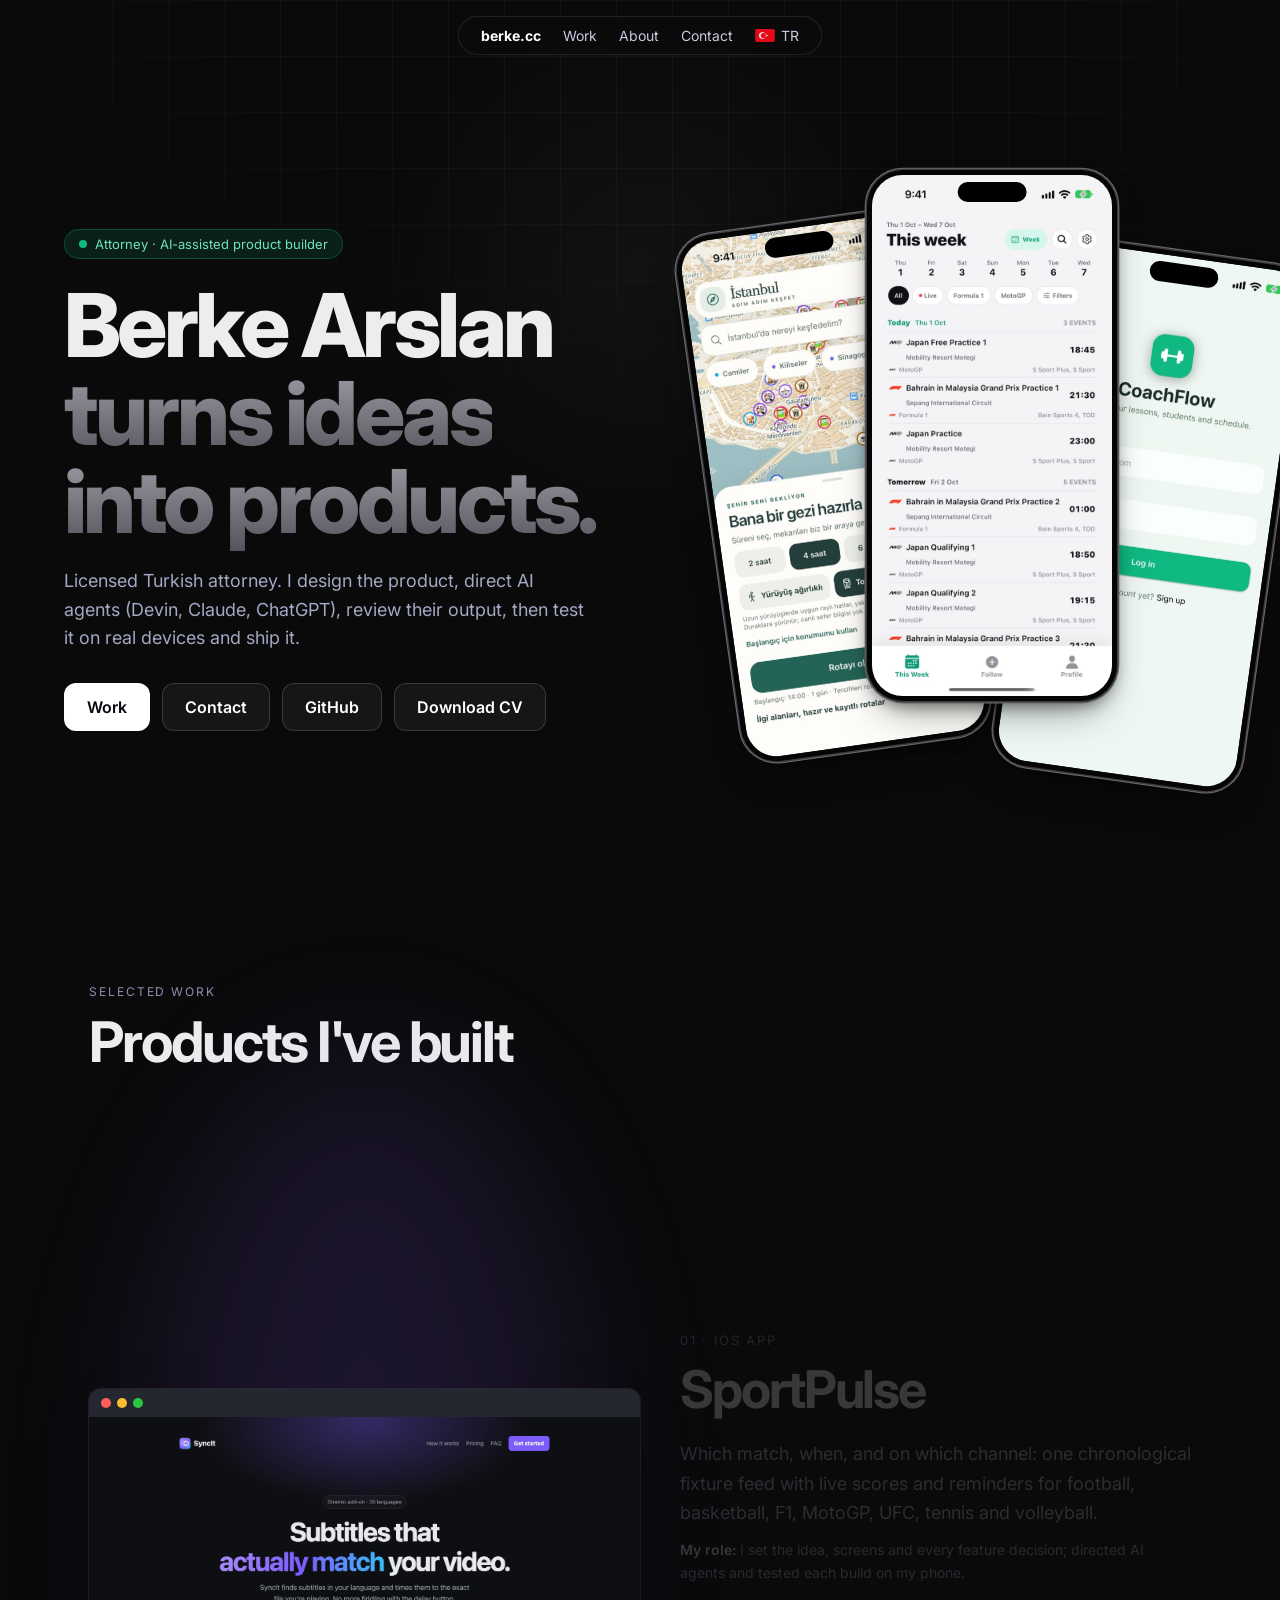
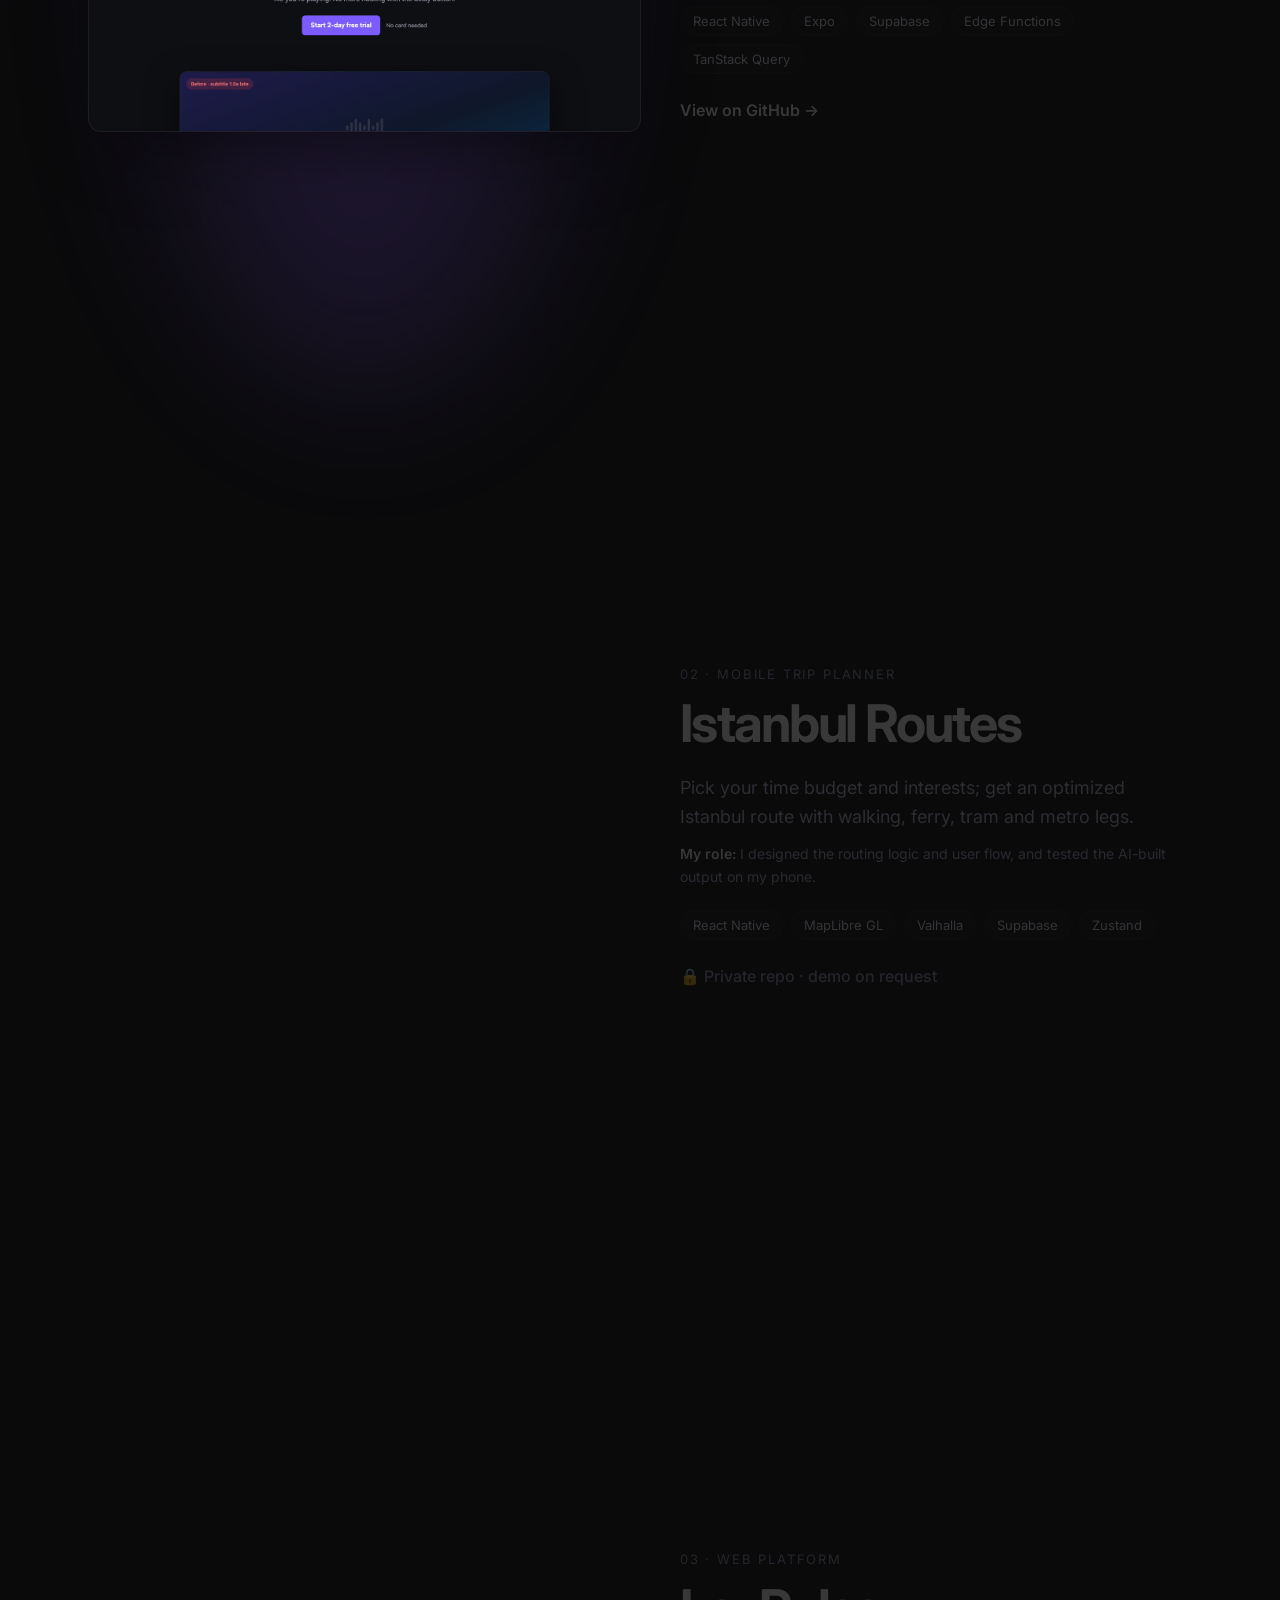
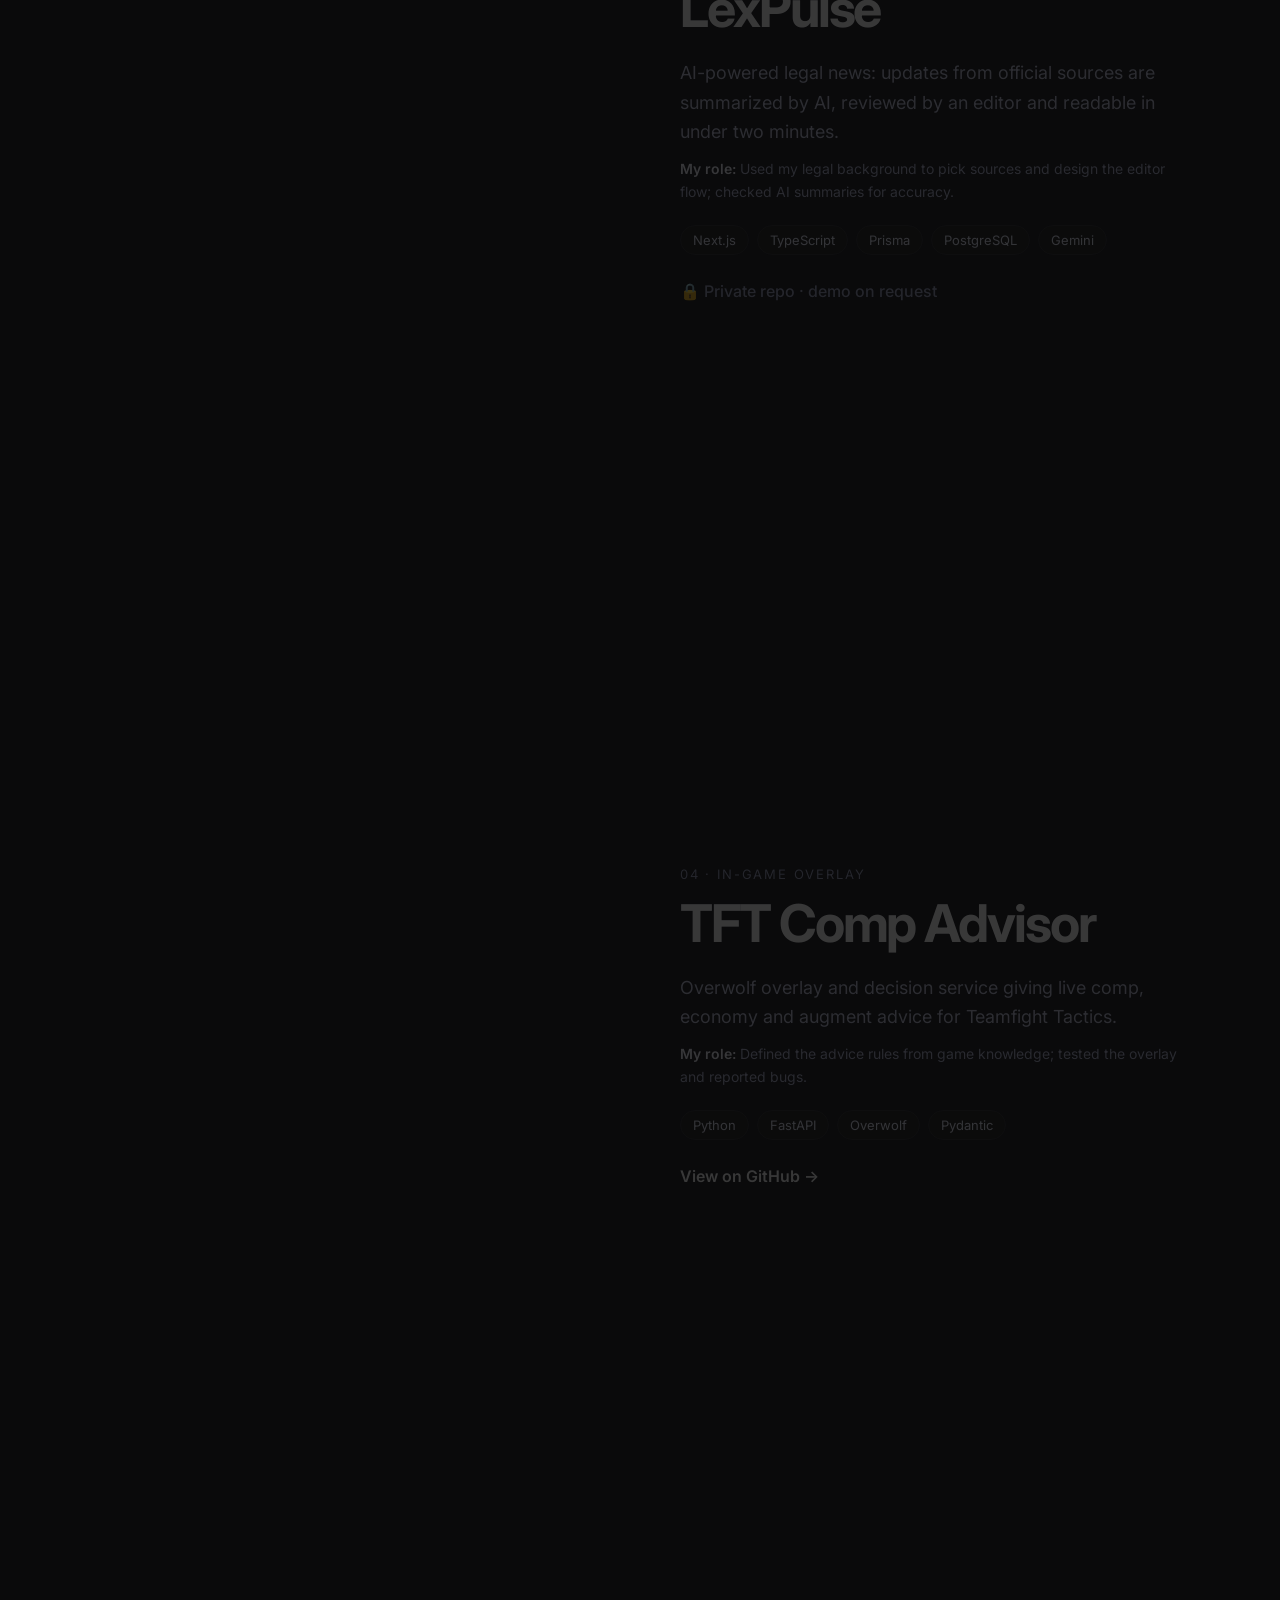
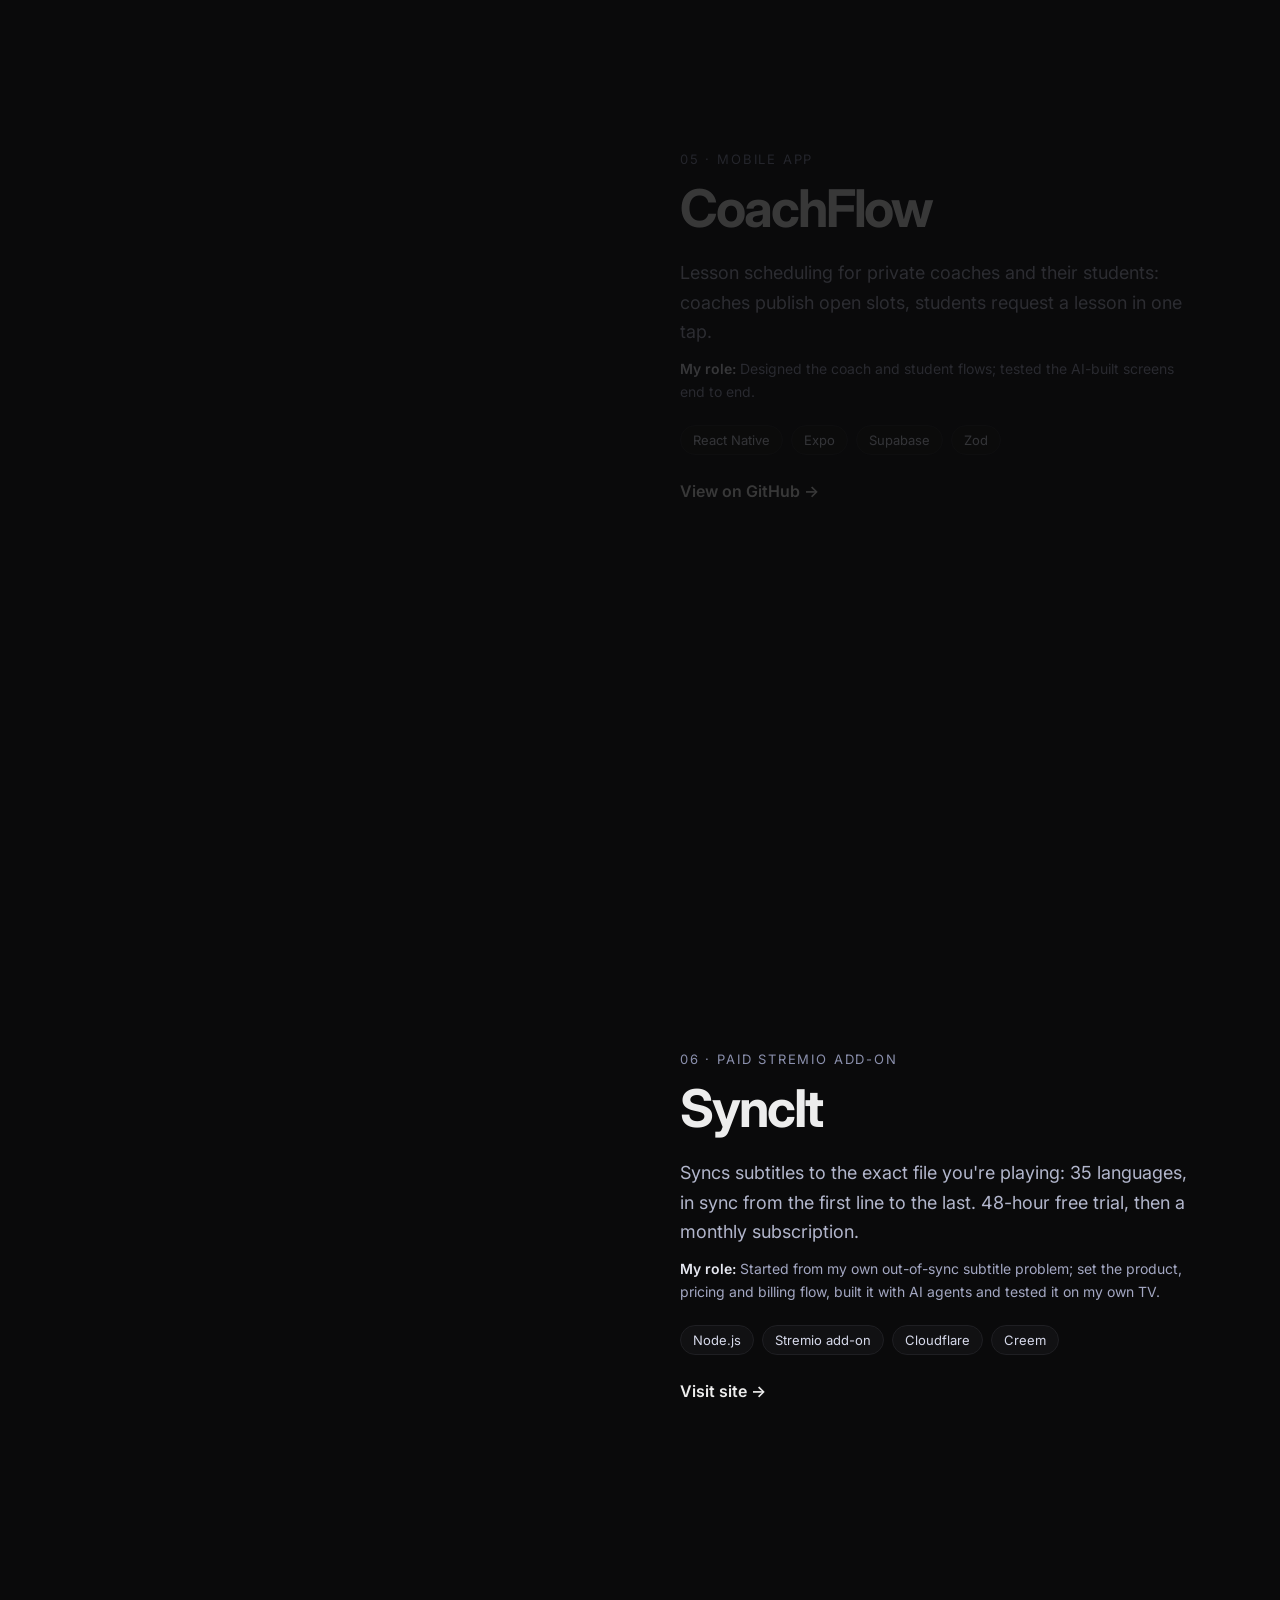
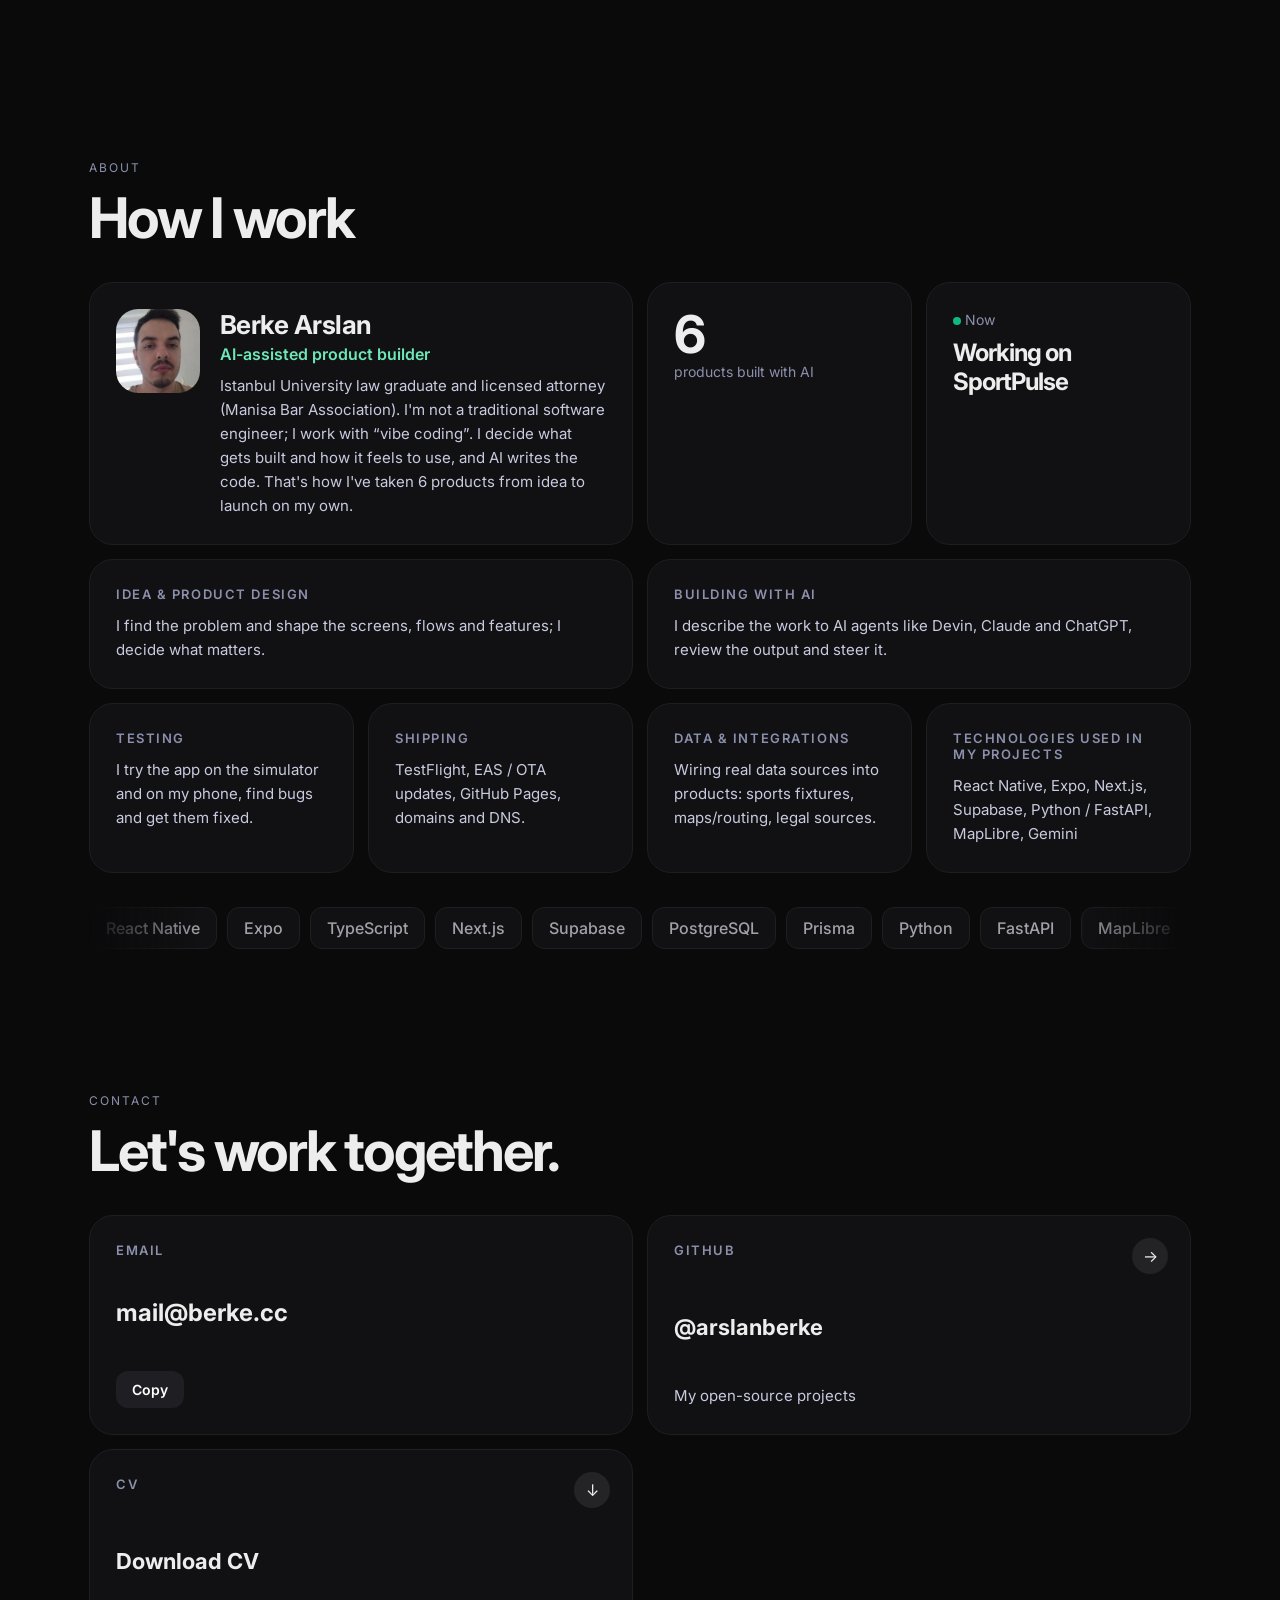
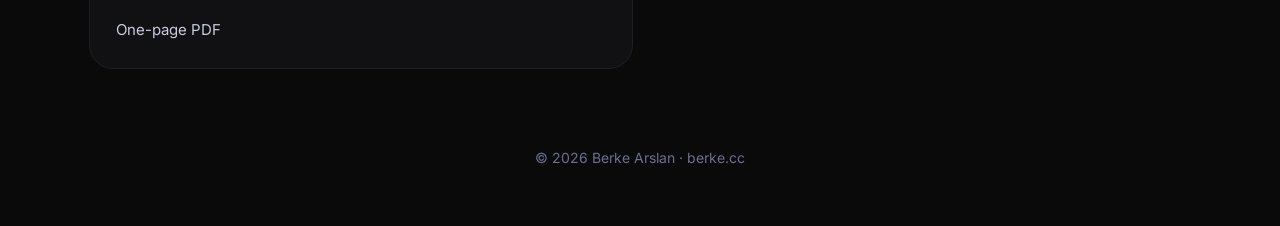
<file: index.html>
<!doctype html>
<html lang="en">
<head>
  <meta charset="utf-8" />
  <meta name="viewport" content="width=device-width, initial-scale=1" />
  <title>Berke Arslan — Portfolio</title>
  <meta name="description" content="Berke Arslan — Turkish attorney and AI-assisted product builder: SportPulse, Istanbul Routes, LexPulse, TFT Comp Advisor, CoachFlow." />
  <meta property="og:title" content="Berke Arslan — Portfolio" />
  <meta property="og:description" content="Products I took from idea to launch with AI." />
  <meta property="og:image" content="https://berke.cc/assets/shots/sp-3.jpg" />
  <link rel="icon" href="assets/favicon.svg" type="image/svg+xml" />
  <link rel="preconnect" href="https://fonts.googleapis.com" />
  <link href="https://fonts.googleapis.com/css2?family=Inter:wght@400;500;600;700;800&display=swap" rel="stylesheet" />
  <link rel="stylesheet" href="style.css?v=6" />
</head>
<body>
  <div class="bg"></div><div class="spot"></div>
  <nav>
    <b>berke.cc</b>
    <a href="#work" data-i18n="nav.work">Work</a>
    <a href="#cv" data-i18n="nav.about">About</a>
    <a href="#contact" data-i18n="nav.contact">Contact</a>
    <button class="lang" id="lang" aria-label="Change language"><svg viewBox="0 0 60 30" aria-hidden="true"><clipPath id="u"><path d="M30,15h30v15zv15h-30zh-30v-15zv-15h30z"/></clipPath><path d="M0,0v30h60v-30z" fill="#012169"/><path d="M0,0 60,30M60,0 0,30" stroke="#fff" stroke-width="6"/><path d="M0,0 60,30M60,0 0,30" clip-path="url(#u)" stroke="#c8102e" stroke-width="4"/><path d="M30,0v30M0,15h60" stroke="#fff" stroke-width="10"/><path d="M30,0v30M0,15h60" stroke="#c8102e" stroke-width="6"/></svg> EN</button>
  </nav>

  <header class="hero">
    <div>
      <span class="badge"><i></i><span data-i18n="hero.badge">Building products with AI</span></span>
      <h1>Berke Arslan<br><span data-i18n="hero.title">turns ideas into products.</span></h1>
      <p class="lead" data-i18n="hero.lead">I design the product, have AI agents (Devin, Claude, ChatGPT) write the code, then test it and ship it.</p>
      <div class="btns">
        <a class="btn p" href="#work" data-i18n="nav.work">Work</a>
        <a class="btn" href="#contact" data-i18n="nav.contact">Contact</a>
        <a class="btn" href="https://github.com/arslanberke" target="_blank" rel="noopener">GitHub</a>
        <a class="btn" id="cvbtn" href="cv.pdf" target="_blank" rel="noopener">Download CV</a>
      </div>
    </div>
    <div class="stack" id="stack"></div>
  </header>

  <div class="sec-h" id="work"><small data-i18n="work.eyebrow">Selected work</small><h2 data-i18n="work.title">Products I've built</h2></div>
  <section class="case">
    <div class="sticky"><div class="stage" id="stage"><div class="glow" id="glow"></div></div></div>
    <div id="steps"></div>
  </section>

  <div class="sec-h" id="cv"><small data-i18n="about.eyebrow">About</small><h2 data-i18n="about.title">How I work</h2></div>
  <div class="wrap"><div class="grid" id="bento"></div></div>

  <div class="sec-h" id="contact"><small data-i18n="contact.eyebrow">Contact</small><h2 data-i18n="contact.title">Let's work together.</h2></div>
  <div class="wrap"><div class="grid" id="contactg"></div></div>

  <footer>© <span id="year"></span> Berke Arslan · berke.cc</footer>
  <script src="main.js?v=9"></script>
<script defer src="https://static.cloudflareinsights.com/beacon.min.js" data-cf-beacon='{"token": "353b7f6b53ac4479af004b6bed75a7f1"}'></script>
</body>
</html>
</file>
<file: style.css>
.dev-phone{container-type:inline-size;position:relative}
.dev-body{position:relative;padding:2.1cqw;border-radius:14.4cqw;background:#050506;box-shadow:0 0 0 .55cqw #3b3b40,0 0 0 calc(.55cqw + 1px) #6b6b72,0 2.5cqw 6cqw -1cqw rgba(0,0,0,.45),0 8cqw 16cqw -6cqw rgba(0,0,0,.5)}
.dev-body img{display:block;width:100%;aspect-ratio:1206/2622;object-fit:cover;border-radius:12.3cqw}
.dev-body .island{position:absolute;top:calc(2.1cqw + 2.5cqw);left:50%;width:27.5cqw;height:8.2cqw;transform:translateX(-50%);background:#000;border-radius:99px}
.dev-win{border-radius:12px;overflow:hidden;background:#1a1d24;box-shadow:0 0 0 1px rgba(255,255,255,.08),0 30px 60px -20px rgba(0,0,0,.5)}
.dev-bar{display:flex;gap:6px;padding:9px 12px;background:#24272f}.dev-bar i{width:10px;height:10px;border-radius:50%;background:#ff5f57}.dev-bar i:nth-child(2){background:#febc2e}.dev-bar i:nth-child(3){background:#28c840}
.dev-win img{display:block;width:100%}
.reveal{opacity:0;transform:translateY(40px);transition:opacity .9s cubic-bezier(.2,.7,.2,1),transform .9s cubic-bezier(.2,.7,.2,1)}.reveal.in{opacity:1;transform:none}
@media (prefers-reduced-motion:reduce){*{animation:none!important;transition:none!important}.reveal{opacity:1;transform:none}}

*{box-sizing:border-box;margin:0}a{color:inherit;text-decoration:none}
body{font-family:Inter,sans-serif;background:#0a0a0b;color:#ededed;overflow-x:hidden}
.bg{position:fixed;inset:0;z-index:-2;background-image:linear-gradient(rgba(255,255,255,.035) 1px,transparent 1px),linear-gradient(90deg,rgba(255,255,255,.035) 1px,transparent 1px);background-size:56px 56px;mask:radial-gradient(ellipse 80% 60% at 50% 0%,#000 30%,transparent 80%)}
.spot{position:fixed;inset:0;pointer-events:none;z-index:-1;background:radial-gradient(500px circle at var(--x,50%) var(--y,30%),rgba(255,255,255,.035),transparent 60%)}
nav{position:fixed;top:16px;left:50%;transform:translateX(-50%);display:flex;gap:22px;align-items:center;padding:10px 22px;border-radius:99px;background:rgba(10,10,11,.7);backdrop-filter:blur(16px);border:1px solid rgba(255,255,255,.1);z-index:10;font-size:14px}
nav a{color:#c8cbe0}nav a:hover{color:#fff}nav b{color:#fff}
.hero{min-height:100vh;display:grid;grid-template-columns:1.1fr 1fr;align-items:center;gap:40px;max-width:1200px;margin:auto;padding:120px 24px 60px}
.badge{display:inline-flex;gap:8px;align-items:center;padding:6px 14px;border-radius:99px;background:rgba(16,185,129,.12);color:#6ee7b7;font-size:13px;border:1px solid rgba(16,185,129,.3)}
.badge i,.dot{width:8px;height:8px;border-radius:50%;background:#10b981;display:inline-block;animation:pulse 2s infinite}@keyframes pulse{0%{box-shadow:0 0 0 0 rgba(16,185,129,.7)}70%{box-shadow:0 0 0 10px transparent}}
h1{font-size:clamp(44px,7vw,88px);line-height:1;letter-spacing:-.04em;margin:22px 0;font-weight:800}
h1 span{background:linear-gradient(180deg,#a1a1aa,#52525b);-webkit-background-clip:text;color:transparent}
.lead{font-size:18px;color:#a3a8c3;max-width:520px;line-height:1.6}
.btns{display:flex;gap:12px;margin-top:30px;flex-wrap:wrap}.btn{padding:13px 22px;border-radius:12px;color:#fff;border:1px solid rgba(255,255,255,.15);background:rgba(255,255,255,.05);font-weight:600;transition:background .2s}.btn:hover{background:rgba(255,255,255,.12)}.btn.p{background:#fff;color:#07080d}
.stack{position:relative;height:620px;perspective:1200px;transition:transform .2s}
.stack .dev-phone{position:absolute;width:250px}
.stack .a{left:4%;top:50px;rotate:-8deg;animation:bob 6s ease-in-out infinite}.stack .b{left:34%;top:0;z-index:2;animation:bob 6s -2s ease-in-out infinite}.stack .c{left:64%;top:80px;rotate:8deg;animation:bob 6s -4s ease-in-out infinite}
@keyframes bob{50%{translate:0 -18px}}
.sec-h{max-width:1150px;margin:auto;padding:80px 24px 0}.sec-h small{color:#8b90ad;letter-spacing:.16em;font-size:12px;text-transform:uppercase}.sec-h h2{font-size:clamp(36px,5vw,56px);letter-spacing:-.04em;margin-top:8px}
.case{display:grid;grid-template-columns:1fr 1fr;max-width:1150px;margin:auto;padding:0 24px}
.sticky{position:sticky;top:0;height:100vh;display:flex;align-items:center;justify-content:center}
.stage{position:relative;width:290px;aspect-ratio:100/214}
.stage .dev-phone,.stage .dev-win{position:absolute;inset:0;opacity:0;transform:scale(.92) translateY(30px);transition:opacity .7s,transform .7s cubic-bezier(.2,.8,.2,1)}
.stage .dev-win{inset:auto;top:28%;left:-45%;width:190%}.stage .on{opacity:1;transform:none}
.glow{position:absolute;inset:-25%;border-radius:50%;filter:blur(80px);opacity:.14;transition:background .8s}
.st{min-height:100vh;display:flex;flex-direction:column;justify-content:center;padding-left:40px;opacity:.2;transition:opacity .5s}.st.act{opacity:1}
.st small{font-size:13px;color:#8b90ad;text-transform:uppercase;letter-spacing:.14em}.st h3{font-size:52px;letter-spacing:-.04em;margin:10px 0 18px}.st p{color:#b2b6cc;font-size:18px;line-height:1.65}
.st ul{list-style:none;padding:0;margin-top:22px;display:flex;flex-wrap:wrap;gap:8px}.st li{background:#111113;border:1px solid #1f1f23;padding:6px 12px;border-radius:99px;font-size:13px;color:#d6d9ea}
.st .lnk{margin-top:26px;font-weight:600;display:inline-flex;gap:6px}.st .lnk.priv{color:#8b90ad;font-weight:500}
.wrap{max-width:1150px;margin:auto;padding:30px 24px 40px}
.grid{display:grid;grid-template-columns:repeat(4,1fr);gap:14px}
.t{position:relative;border-radius:24px;padding:26px;background:#111113;border:1px solid #1f1f23;overflow:hidden;transition:transform .4s cubic-bezier(.2,.8,.2,1),border-color .4s}
.t:hover{transform:translateY(-4px);border-color:#34343a}
.t h4{font-size:13px;color:#8b90ad;text-transform:uppercase;letter-spacing:.12em;font-weight:600;margin-bottom:12px}.t p{color:#c8cbe0;line-height:1.6;font-size:15px}
.s2{grid-column:span 2}.r2{grid-row:span 2}
.about{display:flex;gap:20px;align-items:flex-start}.av{width:84px;height:84px;border-radius:22px;flex:none;background:url(assets/avatar.jpg) center/cover}
.about h3{font-size:26px;letter-spacing:-.02em}.about .role{color:#6ee7b7;font-weight:600;margin:4px 0 10px}
.stat b{display:block;font-size:52px;letter-spacing:-.04em;line-height:1}.stat span{color:#8b90ad;font-size:14px}
.marq-w{grid-column:span 4;padding:20px 0;overflow:hidden;mask:linear-gradient(90deg,transparent,#000 10%,#000 90%,transparent)}
.marq{display:flex;gap:10px;width:max-content;animation:m 30s linear infinite}.marq span{padding:10px 16px;border-radius:12px;background:#111113;border:1px solid #1f1f23;color:#a1a1aa;white-space:nowrap;font-weight:500}@keyframes m{to{transform:translateX(-50%)}}
.cv{background:#ededed;color:#0a0a0b;border:0;display:flex;flex-direction:column;justify-content:space-between;min-height:220px}.cv h4{color:#71717a}.cv b{font-size:28px;letter-spacing:-.02em;line-height:1.15}
.cv .dl{align-self:flex-start;margin-top:20px;padding:12px 18px;border-radius:12px;background:#0a0a0b;color:#fff;font-weight:700}
.mail{display:flex;flex-direction:column;justify-content:space-between;min-height:220px}.mail b{font-size:24px;word-break:break-all}
.mail button{align-self:flex-start;margin-top:16px;border:0;cursor:pointer;padding:10px 16px;border-radius:12px;background:#1f1f23;color:#fff;font:600 14px Inter}
.soc{display:flex;flex-direction:column;justify-content:space-between;min-height:220px}.soc b{font-size:22px}.soc .ar{position:absolute;right:22px;top:22px;width:36px;height:36px;border-radius:50%;display:grid;place-items:center;background:rgba(255,255,255,.08);transition:transform .3s}.soc:hover .ar{transform:rotate(-45deg);background:#fff;color:#000}
footer{text-align:center;padding:40px 20px 60px;color:#6b7090;font-size:14px}
@media(max-width:900px){.hero{grid-template-columns:1fr}.stack{height:440px}.stack .dev-phone{width:170px}.case{grid-template-columns:1fr}.sticky{height:62vh;z-index:2}.stage{width:170px}.st{min-height:70vh;padding-left:0}.st h3{font-size:38px}.grid{grid-template-columns:1fr 1fr}.s2,.marq-w{grid-column:span 2}nav{gap:14px}}

.lang{background:none;border:0;color:#c8cbe0;font:inherit;cursor:pointer;padding:0}.lang:hover{color:#fff}
.lang{display:inline-flex;align-items:center;gap:6px}.lang svg{width:20px;height:13px;border-radius:2px;display:block}
.st .role-l{font-size:14px;color:#a3a7c2;margin-top:10px}.st .role-l b{color:#e5e7f0;font-weight:600}
</file>
